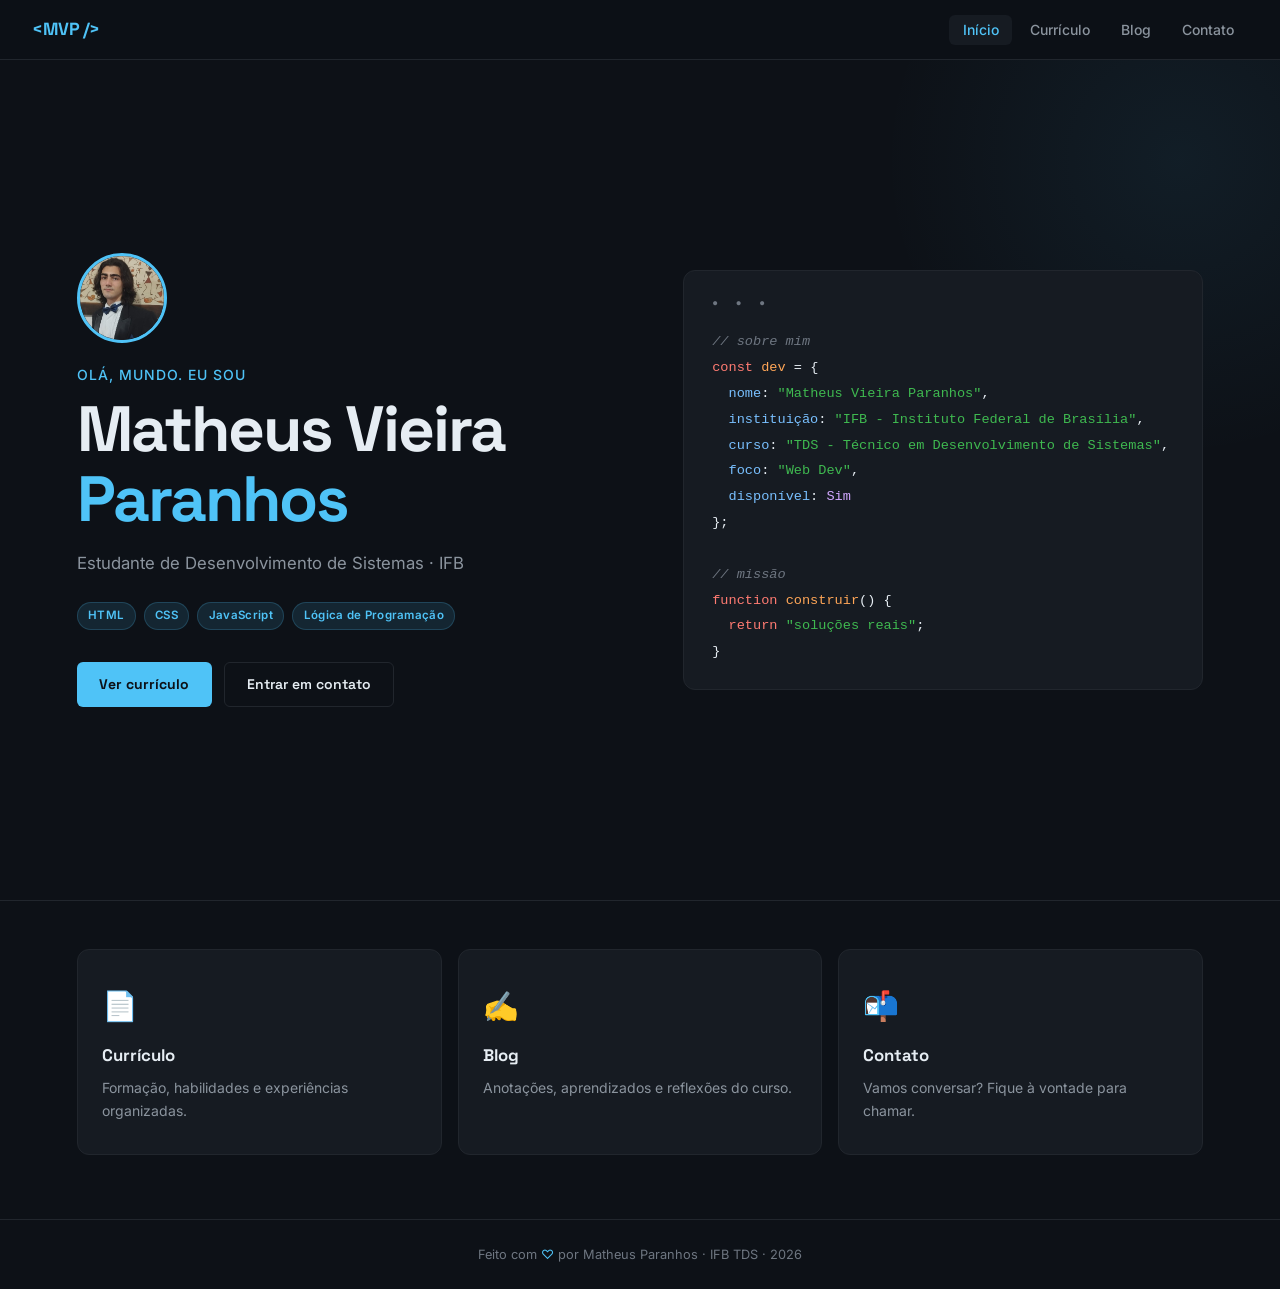
<file: index.html>
<!DOCTYPE html>
<html lang="pt-BR">
<head>
  <meta charset="UTF-8">
  <meta name="viewport" content="width=device-width, initial-scale=1.0">
  <title>Matheus Paranhos — Dev</title>
  <link rel="preconnect" href="https://fonts.googleapis.com">
  <link href="https://fonts.googleapis.com/css2?family=Space+Grotesk:wght@400;600;700&family=Inter:wght@300;400;500&display=swap" rel="stylesheet">
  <link rel="stylesheet" href="assets/css/estilo.css">
</head>
<body>

  <nav class="navbar">
    <span class="nav-logo">&lt;MVP /&gt;</span>
    <ul class="nav-links">
      <li><a href="index.html" class="active">Início</a></li>
      <li><a href="curriculo.html">Currículo</a></li>
      <li><a href="blog.html">Blog</a></li>
      <li><a href="contato.html">Contato</a></li>
    </ul>
    <button class="nav-toggle" onclick="toggleMenu()">☰</button>
  </nav>

  <section class="hero">
    <div class="hero-content">
      <div class="hero-photo-wrap">
        <img
          src="assets/imagens/foto_de_perfil_01.jpeg"
          alt="Foto de perfil de Matheus Paranhos"
          class="hero-photo"
          onerror="this.style.display='none'; document.getElementById('hero-initials').style.display='flex';"
        >
        <div id="hero-initials" class="hero-initials" style="display:none">MP</div>
      </div>
      <p class="hero-eyebrow">Olá, mundo. Eu sou</p>
      <h1 class="hero-name">Matheus Vieira<br><span class="accent">Paranhos</span></h1>
      <p class="hero-sub">Estudante de Desenvolvimento de Sistemas · IFB</p>
      <div class="hero-tags">
        <span class="tag">HTML</span>
        <span class="tag">CSS</span>
        <span class="tag">JavaScript</span>
        <span class="tag">Lógica de Programação</span>
      </div>
      <div class="hero-ctas">
        <a href="curriculo.html" class="btn-primary">Ver currículo</a>
        <a href="contato.html" class="btn-ghost">Entrar em contato</a>
      </div>
    </div>
    <div class="hero-code">
      <div class="code-card">
        <span class="code-comment">// sobre mim</span><br>
        <span class="code-kw">const</span> <span class="code-var">dev</span> = {<br>
        &nbsp;&nbsp;<span class="code-key">nome</span>: <span class="code-str">"Matheus Vieira Paranhos"</span>,<br>
        &nbsp;&nbsp;<span class="code-key">instituição</span>: <span class="code-str">"IFB - Instituto Federal de Brasília"</span>,<br>
        &nbsp;&nbsp;<span class="code-key">curso</span>: <span class="code-str">"TDS - Técnico em Desenvolvimento de Sistemas"</span>,<br>
        &nbsp;&nbsp;<span class="code-key">foco</span>: <span class="code-str">"Web Dev"</span>,<br>
        &nbsp;&nbsp;<span class="code-key">disponível</span>: <span class="code-bool">Sim</span><br>
        };<br><br>
        <span class="code-comment">// missão</span><br>
        <span class="code-kw">function</span> <span class="code-fn">construir</span>() {<br>
        &nbsp;&nbsp;<span class="code-kw">return</span> <span class="code-str">"soluções reais"</span>;<br>
        }
      </div>
    </div>
  </section>

  <section class="cards-section">
    <div class="card" onclick="location.href='curriculo.html'">
      <div class="card-icon">📄</div>
      <h3>Currículo</h3>
      <p>Formação, habilidades e experiências organizadas.</p>
    </div>
    <div class="card" onclick="location.href='blog.html'">
      <div class="card-icon">✍️</div>
      <h3>Blog</h3>
      <p>Anotações, aprendizados e reflexões do curso.</p>
    </div>
    <div class="card" onclick="location.href='contato.html'">
      <div class="card-icon">📬</div>
      <h3>Contato</h3>
      <p>Vamos conversar? Fique à vontade para chamar.</p>
    </div>
  </section>

  <footer class="footer">
    <p>Feito com <span style="color:#4fc3f7">&#9825;</span> por Matheus Paranhos · IFB TDS · 2026</p>
  </footer>

  <script src="assets/js/app.js"></script>
</body>
</html>
</file>
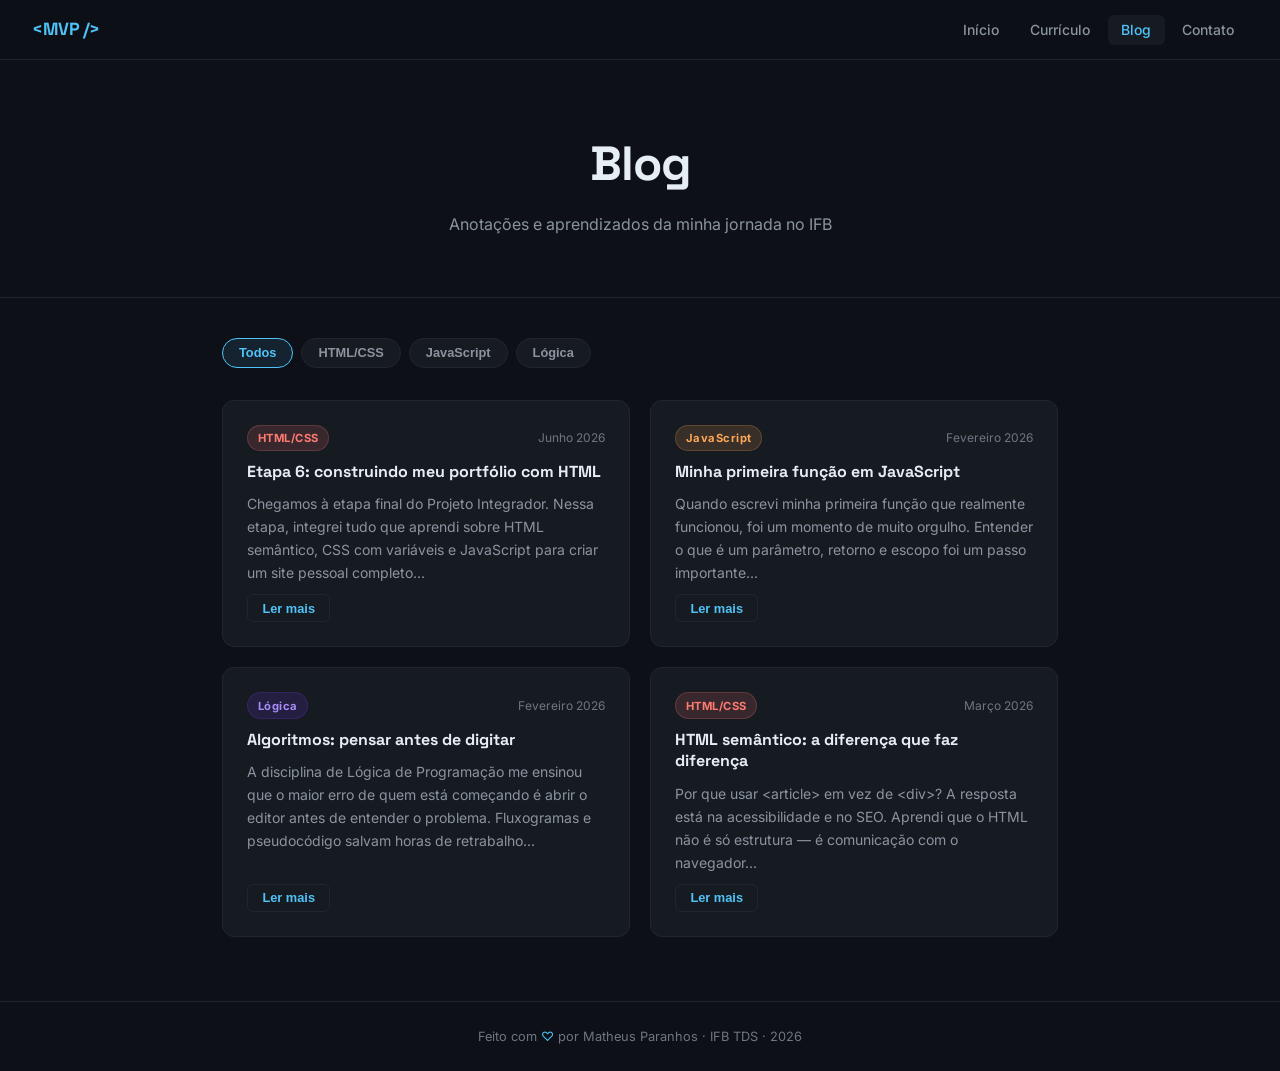
<file: blog.html>
<!DOCTYPE html>
<html lang="pt-BR">
<head>
  <meta charset="UTF-8">
  <meta name="viewport" content="width=device-width, initial-scale=1.0">
  <title>Blog — Matheus Paranhos</title>
  <link rel="preconnect" href="https://fonts.googleapis.com">
  <link href="https://fonts.googleapis.com/css2?family=Space+Grotesk:wght@400;600;700&family=Inter:wght@300;400;500&display=swap" rel="stylesheet">
  <link rel="stylesheet" href="assets/css/estilo.css">
</head>
<body>

  <nav class="navbar">
    <span class="nav-logo">&lt;MVP /&gt;</span>
    <ul class="nav-links">
      <li><a href="index.html">Início</a></li>
      <li><a href="curriculo.html">Currículo</a></li>
      <li><a href="blog.html" class="active">Blog</a></li>
      <li><a href="contato.html">Contato</a></li>
    </ul>
    <button class="nav-toggle" onclick="toggleMenu()">☰</button>
  </nav>

  <div class="page-header">
    <h1>Blog</h1>
    <p>Anotações e aprendizados da minha jornada no IFB</p>
  </div>

  <main class="blog-container">

    <div class="blog-filter">
      <button class="filter-btn active" onclick="filterPosts('all', this)">Todos</button>
      <button class="filter-btn" onclick="filterPosts('html', this)">HTML/CSS</button>
      <button class="filter-btn" onclick="filterPosts('js', this)">JavaScript</button>
      <button class="filter-btn" onclick="filterPosts('logica', this)">Lógica</button>
    </div>

    <div class="blog-grid" id="blogGrid">

      <article class="blog-post reveal" data-category="html">
        <div class="post-meta">
          <span class="post-category html-tag">HTML/CSS</span>
          <span class="post-date">Junho 2026</span>
        </div>
        <h2>Etapa 6: construindo meu portfólio com HTML</h2>
        <p>Chegamos à etapa final do Projeto Integrador. Nessa etapa, integrei tudo que aprendi
        sobre HTML semântico, CSS com variáveis e JavaScript para criar um site pessoal completo...</p>
        <button class="btn-read" onclick="openPost(this)">Ler mais</button>
        <div class="post-full" style="display:none">
          <p>A etapa 6 do Projeto Integrador foi a mais desafiadora e também a mais recompensadora.
          Precisei criar quatro páginas HTML integradas: início, currículo, blog e contato.
          Aprendi como organizar o código com um arquivo CSS e JS compartilhado, o que economiza
          muito trabalho e mantém o visual consistente.</p>
          <p>O maior desafio foi fazer a responsividade funcionar em celulares. Aprendi sobre
          media queries e como o CSS muda o comportamento dos elementos em telas pequenas.</p>
        </div>
      </article>

      <article class="blog-post reveal" data-category="js">
        <div class="post-meta">
          <span class="post-category js-tag">JavaScript</span>
          <span class="post-date">Fevereiro 2026</span>
        </div>
        <h2>Minha primeira função em JavaScript</h2>
        <p>Quando escrevi minha primeira função que realmente funcionou, foi um momento de muito
        orgulho. Entender o que é um parâmetro, retorno e escopo foi um passo importante...</p>
        <button class="btn-read" onclick="openPost(this)">Ler mais</button>
        <div class="post-full" style="display:none">
          <p>Lógica de Programação I me ensinou que programar não é só escrever código —
          é pensar de forma estruturada antes mesmo de abrir o editor. A função é a menor
          unidade de organização do código, e entendê-la mudou a forma como vejo problemas.</p>
          <p>Dica que aprendi: antes de programar, escreva em português o que a função precisa
          fazer. Parece simples, mas evita muita confusão.</p>
        </div>
      </article>

      <article class="blog-post reveal" data-category="logica">
        <div class="post-meta">
          <span class="post-category logica-tag">Lógica</span>
          <span class="post-date">Fevereiro 2026</span>
        </div>
        <h2>Algoritmos: pensar antes de digitar</h2>
        <p>A disciplina de Lógica de Programação me ensinou que o maior erro de quem está
        começando é abrir o editor antes de entender o problema. Fluxogramas e pseudocódigo
        salvam horas de retrabalho...</p>
        <button class="btn-read" onclick="openPost(this)">Ler mais</button>
        <div class="post-full" style="display:none">
          <p>Fluxograma não é coisa antiga ou inútil. É a ferramenta mais honesta que existe
          para visualizar a lógica antes de traduzir para qualquer linguagem. Erros de lógica
          são muito mais baratos de corrigir no papel do que no código.</p>
          <p>Na aula de Introdução à Informática, descobri como computadores funcionam por baixo
          dos panos — e isso mudou completamente como eu enxergo o que escrevo.</p>
        </div>
      </article>

      <article class="blog-post reveal" data-category="html">
        <div class="post-meta">
          <span class="post-category html-tag">HTML/CSS</span>
          <span class="post-date">Março 2026</span>
        </div>
        <h2>HTML semântico: a diferença que faz diferença</h2>
        <p>Por que usar &lt;article&gt; em vez de &lt;div&gt;? A resposta está na acessibilidade
        e no SEO. Aprendi que o HTML não é só estrutura — é comunicação com o navegador...</p>
        <button class="btn-read" onclick="openPost(this)">Ler mais</button>
        <div class="post-full" style="display:none">
          <p>Tags como header, main, footer, nav, section e article dizem ao navegador o que
          cada parte da página significa. Um leitor de tela para pessoas cegas usa essas
          informações para navegar corretamente.</p>
          <p>Quando aprendi isso, percebi que escrever HTML com divs para tudo é como escrever
          um livro sem capítulos, parágrafos ou títulos. O conteúdo até está lá, mas ninguém
          consegue se orientar.</p>
        </div>
      </article>

    </div>
  </main>

  <footer class="footer">
    <p>Feito com <span style="color:#4fc3f7">&#9825;</span> por Matheus Paranhos · IFB TDS · 2026</p>
  </footer>

  <script src="assets/js/app.js"></script>
</body>
</html>
</file>
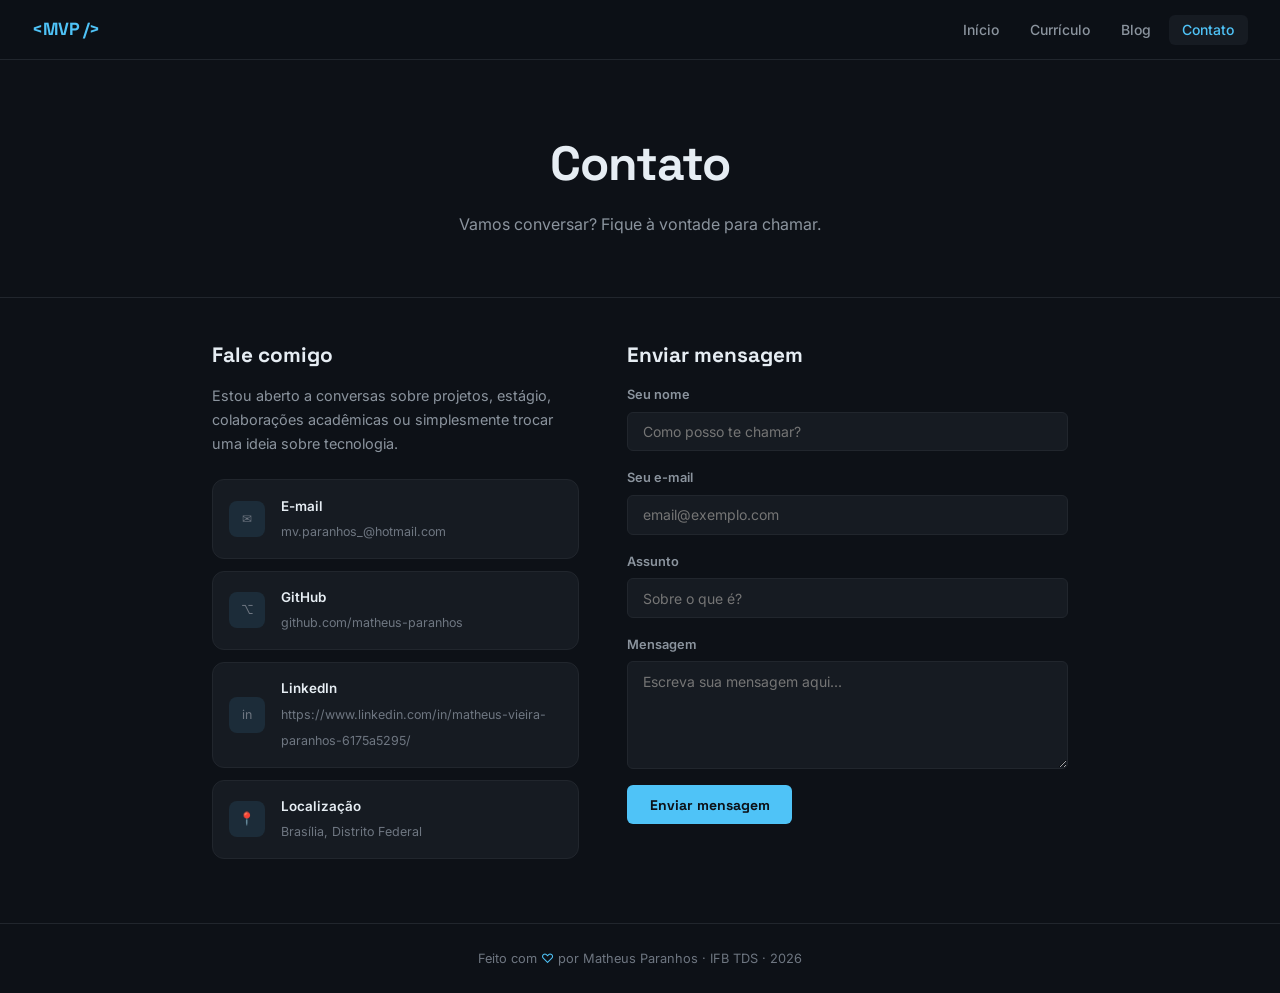
<file: contato.html>
<!DOCTYPE html>
<html lang="pt-BR">
<head>
  <meta charset="UTF-8">
  <meta name="viewport" content="width=device-width, initial-scale=1.0">
  <title>Contato — Matheus Paranhos</title>
  <link rel="preconnect" href="https://fonts.googleapis.com">
  <link href="https://fonts.googleapis.com/css2?family=Space+Grotesk:wght@400;600;700&family=Inter:wght@300;400;500&display=swap" rel="stylesheet">
  <link rel="stylesheet" href="assets/css/estilo.css">
</head>
<body>

  <nav class="navbar">
    <span class="nav-logo">&lt;MVP /&gt;</span>
    <ul class="nav-links">
      <li><a href="index.html">Início</a></li>
      <li><a href="curriculo.html">Currículo</a></li>
      <li><a href="blog.html">Blog</a></li>
      <li><a href="contato.html" class="active">Contato</a></li>
    </ul>
    <button class="nav-toggle" onclick="toggleMenu()">☰</button>
  </nav>

  <div class="page-header">
    <h1>Contato</h1>
    <p>Vamos conversar? Fique à vontade para chamar.</p>
  </div>

  <main class="contact-container">

    <div class="contact-grid">

      <div class="contact-info reveal">
        <h2>Fale comigo</h2>
        <p>Estou aberto a conversas sobre projetos, estágio, colaborações acadêmicas ou simplesmente trocar uma ideia sobre tecnologia.</p>

        <div class="contact-links">
          <a class="contact-link" href="mailto:mv.paranhos_@hotmail.com">
            <span class="contact-icon">✉</span>
            <div>
              <strong>E-mail</strong>
              <span>mv.paranhos_@hotmail.com</span>
            </div>
          </a>
          <a class="contact-link" href="https://github.com/" target="_blank">
            <span class="contact-icon">⌥</span>
            <div>
              <strong>GitHub</strong>
              <span>github.com/matheus-paranhos</span>
            </div>
          </a>
          <a class="contact-link" href="https://linkedin.com" target="_blank">
            <span class="contact-icon">in</span>
            <div>
              <strong>LinkedIn</strong>
              <span>https://www.linkedin.com/in/matheus-vieira-paranhos-6175a5295/</span>
            </div>
          </a>
          <div class="contact-link">
            <span class="contact-icon">📍</span>
            <div>
              <strong>Localização</strong>
              <span>Brasília, Distrito Federal</span>
            </div>
          </div>
        </div>
      </div>

      <div class="contact-form reveal">
        <h2>Enviar mensagem</h2>
        <div class="form-group">
          <label for="nome">Seu nome</label>
          <input type="text" id="nome" placeholder="Como posso te chamar?">
        </div>
        <div class="form-group">
          <label for="email">Seu e-mail</label>
          <input type="email" id="email" placeholder="email@exemplo.com">
        </div>
        <div class="form-group">
          <label for="assunto">Assunto</label>
          <input type="text" id="assunto" placeholder="Sobre o que é?">
        </div>
        <div class="form-group">
          <label for="mensagem">Mensagem</label>
          <textarea id="mensagem" rows="5" placeholder="Escreva sua mensagem aqui..."></textarea>
        </div>
        <button class="btn-primary" onclick="enviarMensagem()">Enviar mensagem</button>
        <div id="form-feedback" class="form-feedback" style="display:none"></div>
      </div>

    </div>

  </main>

  <footer class="footer">
    <p>Feito com <span style="color:#4fc3f7">&#9825;</span> por Matheus Paranhos · IFB TDS · 2026</p>
  </footer>

  <script src="assets/js/app.js"></script>
</body>
</html>
</file>
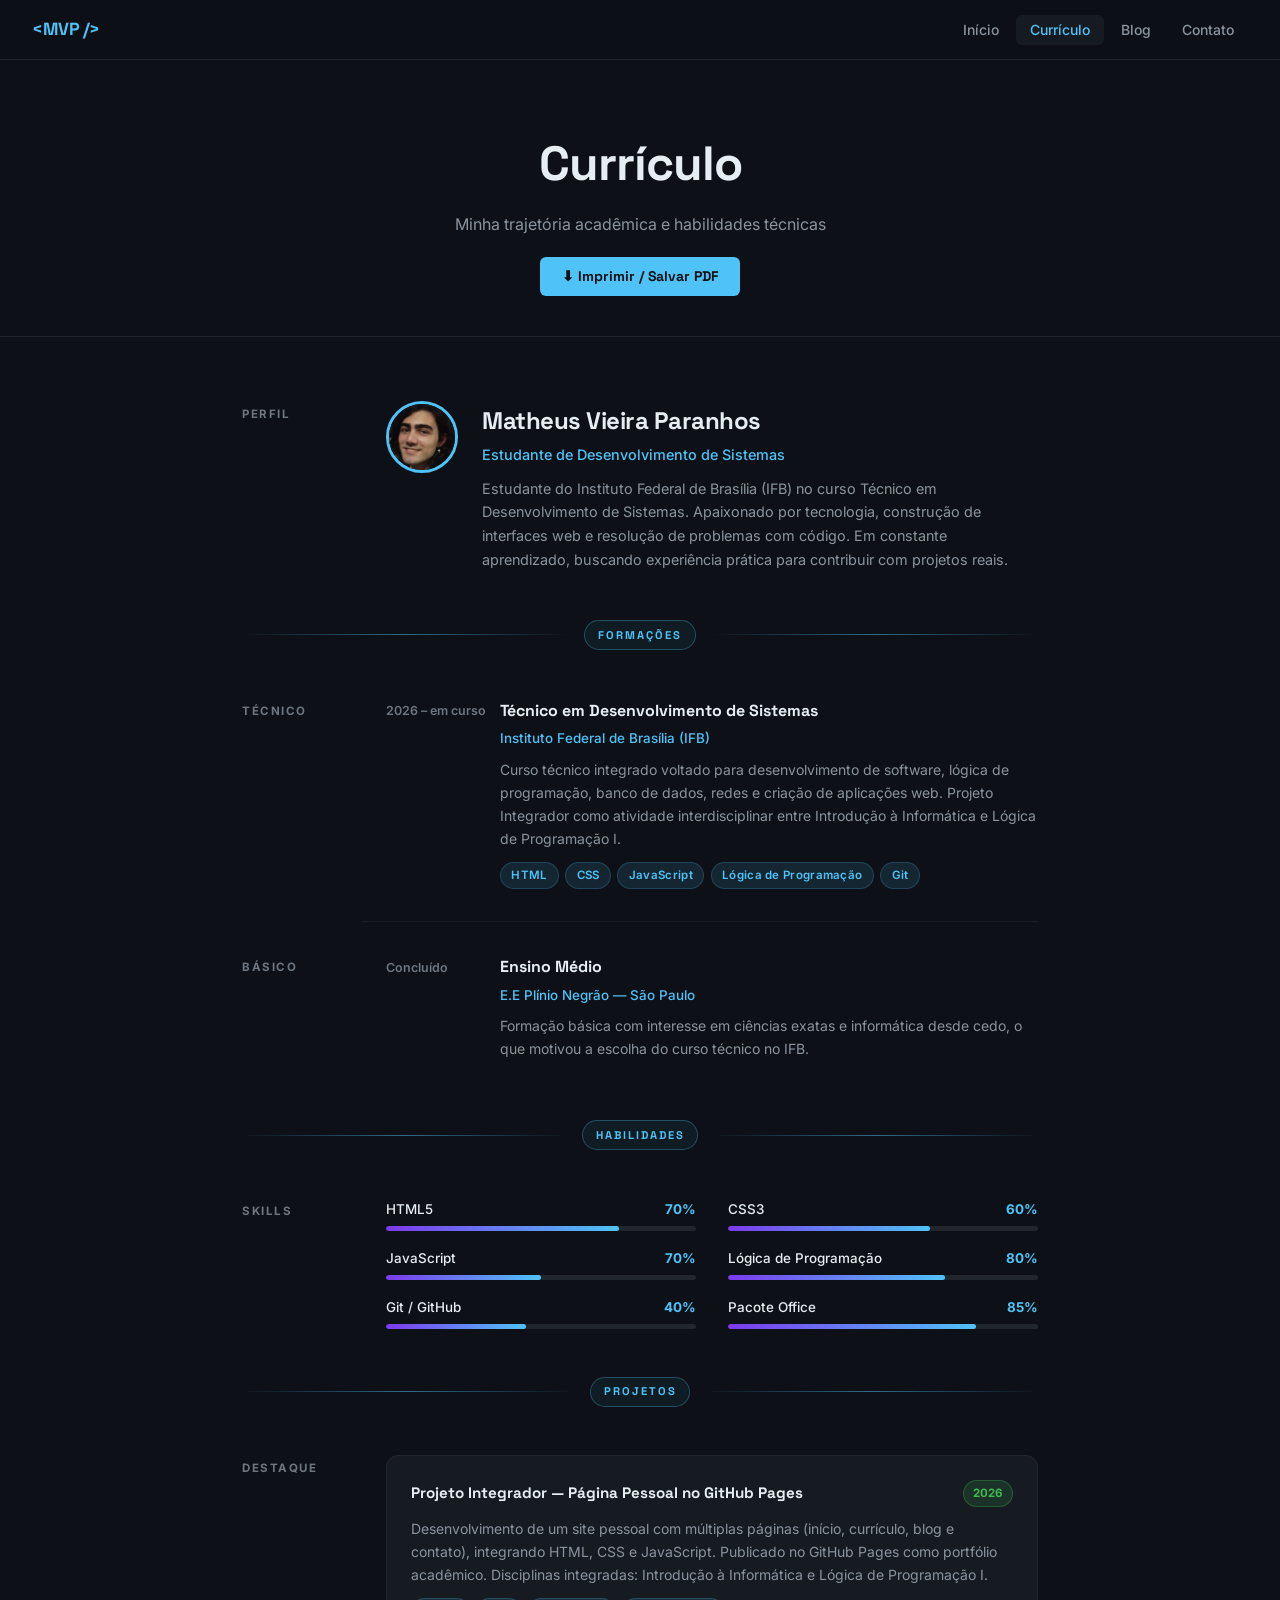
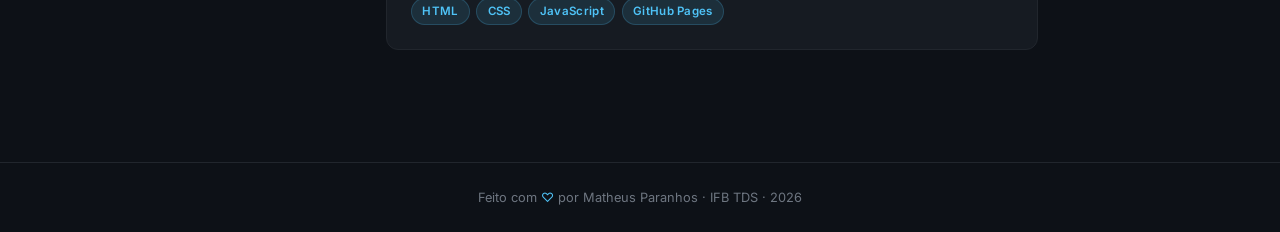
<file: curriculo.html>
<!DOCTYPE html>
<html lang="pt-BR">
<head>
  <meta charset="UTF-8">
  <meta name="viewport" content="width=device-width, initial-scale=1.0">
  <title>Currículo — Matheus Paranhos</title>
  <link rel="preconnect" href="https://fonts.googleapis.com">
  <link href="https://fonts.googleapis.com/css2?family=Space+Grotesk:wght@400;600;700&family=Inter:wght@300;400;500&display=swap" rel="stylesheet">
  <link rel="stylesheet" href="assets/css/estilo.css">
</head>
<body>

  <nav class="navbar">
    <span class="nav-logo">&lt;MVP /&gt;</span>
    <ul class="nav-links">
      <li><a href="index.html">Início</a></li>
      <li><a href="curriculo.html" class="active">Currículo</a></li>
      <li><a href="blog.html">Blog</a></li>
      <li><a href="contato.html">Contato</a></li>
    </ul>
    <button class="nav-toggle" onclick="toggleMenu()">☰</button>
  </nav>

  <div class="page-header">
    <h1>Currículo</h1>
    <p>Minha trajetória acadêmica e habilidades técnicas</p>
    <button class="btn-primary" onclick="window.print()">⬇ Imprimir / Salvar PDF</button>
  </div>

  <main class="cv-container">

    <!-- PERFIL -->
    <section class="cv-section reveal">
      <div class="cv-section-label">Perfil</div>
      <div class="cv-content">
        <div class="profile-row">
           <div class="cv-photo-wrap">
            <img
              src="assets/imagens/foto_de_perfil_02.jpeg"
              alt="Foto de perfil de Matheus Paranhos"
              class="cv-photo"
              onerror="this.style.display='none'; document.getElementById('cv-initials').style.display='flex';"
            >
            <div id="cv-initials" class="profile-avatar" style="display:none">MP</div>
           </div>
          <div>
            <h2 class="cv-name">Matheus Vieira Paranhos</h2>
            <p class="cv-title">Estudante de Desenvolvimento de Sistemas</p>
            <p class="cv-desc">
              Estudante do Instituto Federal de Brasília (IFB) no curso Técnico em Desenvolvimento de Sistemas.
              Apaixonado por tecnologia, construção de interfaces web e resolução de problemas com código.
              Em constante aprendizado, buscando experiência prática para contribuir com projetos reais.
            </p>
          </div>
        </div>
      </div>
    </section>

    <!-- DIVISÓRIA ANIMADA DE FORMAÇÕES -->
    <div class="section-divider">
      <div class="divider-line"></div>
      <span class="divider-label">Formações</span>
      <div class="divider-line"></div>
    </div>

    <!-- FORMAÇÃO TÉCNICA -->
    <section class="cv-section reveal">
      <div class="cv-section-label">Técnico</div>
      <div class="cv-content">
        <div class="edu-item">
          <div class="edu-period">2026 – em curso</div>
          <div class="edu-body">
            <h3>Técnico em Desenvolvimento de Sistemas</h3>
            <p class="edu-inst">Instituto Federal de Brasília (IFB)</p>
            <p class="edu-desc">
              Curso técnico integrado voltado para desenvolvimento de software, lógica de programação,
              banco de dados, redes e criação de aplicações web. Projeto Integrador como atividade
              interdisciplinar entre Introdução à Informática e Lógica de Programação I.
            </p>
            <div class="edu-tags">
              <span class="tag">HTML</span>
              <span class="tag">CSS</span>
              <span class="tag">JavaScript</span>
              <span class="tag">Lógica de Programação</span>
              <span class="tag">Git</span>
            </div>
          </div>
        </div>
      </div>
    </section>

    <!-- DIVISÓRIA INTERNA -->
    <div class="inner-divider"></div>

    <!-- FORMAÇÃO BÁSICA -->
    <section class="cv-section reveal">
      <div class="cv-section-label">Básico</div>
      <div class="cv-content">
        <div class="edu-item">
          <div class="edu-period">Concluído</div>
          <div class="edu-body">
            <h3>Ensino Médio</h3>
            <p class="edu-inst">E.E Plínio Negrão — São Paulo</p>
            <p class="edu-desc">
              Formação básica com interesse em ciências exatas e informática desde cedo,
              o que motivou a escolha do curso técnico no IFB.
            </p>
          </div>
        </div>
      </div>
    </section>

    <!-- FIM DAS FORMAÇÕES -->
    <div class="section-divider">
      <div class="divider-line"></div>
      <span class="divider-label">Habilidades</span>
      <div class="divider-line"></div>
    </div>

    <!-- HABILIDADES -->
    <section class="cv-section reveal">
      <div class="cv-section-label">Skills</div>
      <div class="cv-content">
        <div class="skills-grid">
          <div class="skill-item">
            <div class="skill-header">
              <span>HTML5</span><span class="skill-pct">70%</span>
            </div>
            <div class="skill-bar"><div class="skill-fill" data-width="75"></div></div>
          </div>
          <div class="skill-item">
            <div class="skill-header">
              <span>CSS3</span><span class="skill-pct">60%</span>
            </div>
            <div class="skill-bar"><div class="skill-fill" data-width="65"></div></div>
          </div>
          <div class="skill-item">
            <div class="skill-header">
              <span>JavaScript</span><span class="skill-pct">70%</span>
            </div>
            <div class="skill-bar"><div class="skill-fill" data-width="50"></div></div>
          </div>
          <div class="skill-item">
            <div class="skill-header">
              <span>Lógica de Programação</span><span class="skill-pct">80%</span>
            </div>
            <div class="skill-bar"><div class="skill-fill" data-width="70"></div></div>
          </div>
          <div class="skill-item">
            <div class="skill-header">
              <span>Git / GitHub</span><span class="skill-pct">40%</span>
            </div>
            <div class="skill-bar"><div class="skill-fill" data-width="45"></div></div>
          </div>
          <div class="skill-item">
            <div class="skill-header">
              <span>Pacote Office</span><span class="skill-pct">85%</span>
            </div>
            <div class="skill-bar"><div class="skill-fill" data-width="80"></div></div>
          </div>
        </div>
      </div>
    </section>

    <!-- PROJETO DESTAQUE -->
    <div class="section-divider">
      <div class="divider-line"></div>
      <span class="divider-label">Projetos</span>
      <div class="divider-line"></div>
    </div>

    <section class="cv-section reveal">
      <div class="cv-section-label">Destaque</div>
      <div class="cv-content">
        <div class="project-card">
          <div class="project-header">
            <h3>Projeto Integrador — Página Pessoal no GitHub Pages</h3>
            <span class="project-badge">2026</span>
          </div>
          <p>
            Desenvolvimento de um site pessoal com múltiplas páginas (início, currículo, blog e contato),
            integrando HTML, CSS e JavaScript. Publicado no GitHub Pages como portfólio acadêmico.
            Disciplinas integradas: Introdução à Informática e Lógica de Programação I.
          </p>
          <div class="edu-tags">
            <span class="tag">HTML</span>
            <span class="tag">CSS</span>
            <span class="tag">JavaScript</span>
            <span class="tag">GitHub Pages</span>
          </div>
        </div>
      </div>
    </section>

  </main>

  <footer class="footer">
    <p>Feito com <span style="color:#4fc3f7">&#9825;</span> por Matheus Paranhos · IFB TDS · 2026</p>
  </footer>

  <script src="assets/js/app.js"></script>
</body>
</html>
</file>
<file: assets/css/estilo.css>
/* =========================================
   DESIGN SYSTEM — Matheus Paranhos · IFB
   ========================================= */

:root {
  --bg:        #0d1117;
  --bg-card:   #161b22;
  --bg-hover:  #1c2230;
  --border:    #21262d;
  --accent:    #4fc3f7;
  --accent2:   #7c3aed;
  --green:     #3fb950;
  --text:      #e6edf3;
  --text-muted:#8b949e;
  --text-dim:  #6e7681;
  --danger:    #f85149;

  --font-display: 'Space Grotesk', sans-serif;
  --font-body:    'Inter', sans-serif;

  --radius:    12px;
  --radius-sm: 6px;
  --transition: 0.25s ease;
}

/* ── Reset ── */
*, *::before, *::after { box-sizing: border-box; margin: 0; padding: 0; }

html { scroll-behavior: smooth; }

body {
  font-family: var(--font-body);
  background: var(--bg);
  color: var(--text);
  line-height: 1.65;
  min-height: 100vh;
}

a { text-decoration: none; color: inherit; }
ul { list-style: none; }
img { max-width: 100%; display: block; }

/* ── Scrollbar ── */
::-webkit-scrollbar { width: 6px; }
::-webkit-scrollbar-track { background: var(--bg); }
::-webkit-scrollbar-thumb { background: var(--border); border-radius: 3px; }

/* =========================================
   NAVBAR
   ========================================= */
.navbar {
  position: sticky;
  top: 0;
  z-index: 100;
  display: flex;
  align-items: center;
  justify-content: space-between;
  padding: 0 2rem;
  height: 60px;
  background: rgba(13,17,23,0.85);
  backdrop-filter: blur(12px);
  border-bottom: 1px solid var(--border);
}

.nav-logo {
  font-family: var(--font-display);
  font-weight: 700;
  font-size: 1.1rem;
  color: var(--accent);
  letter-spacing: -0.5px;
}

.nav-links {
  display: flex;
  gap: 0.25rem;
}

.nav-links a {
  font-size: 0.875rem;
  font-weight: 500;
  padding: 0.4rem 0.85rem;
  border-radius: var(--radius-sm);
  color: var(--text-muted);
  transition: color var(--transition), background var(--transition);
}

.nav-links a:hover,
.nav-links a.active {
  color: var(--text);
  background: var(--bg-card);
}

.nav-links a.active {
  color: var(--accent);
}

.nav-toggle {
  display: none;
  background: none;
  border: none;
  color: var(--text);
  font-size: 1.4rem;
  cursor: pointer;
}

/* =========================================
   BUTTONS
   ========================================= */
.btn-primary {
  display: inline-flex;
  align-items: center;
  gap: 0.4rem;
  background: var(--accent);
  color: #0d1117;
  font-family: var(--font-display);
  font-weight: 700;
  font-size: 0.875rem;
  padding: 0.65rem 1.4rem;
  border-radius: var(--radius-sm);
  border: none;
  cursor: pointer;
  transition: opacity var(--transition), transform var(--transition);
}

.btn-primary:hover { opacity: 0.88; transform: translateY(-1px); }

.btn-ghost {
  display: inline-flex;
  align-items: center;
  gap: 0.4rem;
  background: transparent;
  color: var(--text);
  font-family: var(--font-display);
  font-weight: 600;
  font-size: 0.875rem;
  padding: 0.65rem 1.4rem;
  border-radius: var(--radius-sm);
  border: 1px solid var(--border);
  cursor: pointer;
  transition: border-color var(--transition), color var(--transition);
}

.btn-ghost:hover { border-color: var(--accent); color: var(--accent); }

/* =========================================
   TAGS / BADGES
   ========================================= */
.tag {
  display: inline-block;
  font-size: 0.72rem;
  font-weight: 600;
  padding: 0.2rem 0.65rem;
  border-radius: 99px;
  background: rgba(79,195,247,0.12);
  color: var(--accent);
  border: 1px solid rgba(79,195,247,0.2);
  letter-spacing: 0.3px;
}

/* =========================================
   PAGE HEADER (páginas internas)
   ========================================= */
.page-header {
  text-align: center;
  padding: 4rem 2rem 2.5rem;
  border-bottom: 1px solid var(--border);
}

.page-header h1 {
  font-family: var(--font-display);
  font-size: clamp(2rem, 5vw, 3rem);
  font-weight: 700;
  letter-spacing: -1px;
  margin-bottom: 0.5rem;
}

.page-header p {
  color: var(--text-muted);
  font-size: 1rem;
  margin-bottom: 1.2rem;
}

/* =========================================
   HERO — index.html
   ========================================= */
.hero {
  min-height: calc(100vh - 60px);
  display: grid;
  grid-template-columns: 1fr 1fr;
  align-items: center;
  gap: 3rem;
  padding: 4rem 6vw;
  position: relative;
  overflow: hidden;
}

.hero::before {
  content: '';
  position: absolute;
  top: -200px;
  right: -200px;
  width: 600px;
  height: 600px;
  background: radial-gradient(circle, rgba(79,195,247,0.07) 0%, transparent 70%);
  pointer-events: none;
}
.hero-photo-wrap {
  width: 90px;
  height: 90px;
  border-radius: 50%;
  border: 3px solid var(--accent);
  overflow: hidden;
  margin-bottom: 1.25rem;
  background: var(--bg-card);
  position: relative;
}
.hero-photo {
  width: 100%;
  height: 150%;
  object-fit: cover;
  display: block;
}
.hero-initials {
  width: 100%;
  height: 100%;
  align-items: center;
  justify-content: center;
  font-family: var(--font-display);
  font-weight: 700;
  font-size: 1.6rem;
  color: var(--accent);
  background: var(--bg-card);
}
.hero-eyebrow {
  font-size: 0.875rem;
  font-weight: 500;
  color: var(--accent);
  letter-spacing: 1px;
  text-transform: uppercase;
  margin-bottom: 0.5rem;
}

.hero-name {
  font-family: var(--font-display);
  font-size: clamp(2.5rem, 5vw, 4rem);
  font-weight: 700;
  line-height: 1.1;
  letter-spacing: -2px;
  margin-bottom: 1rem;
}

.accent { color: var(--accent); }

.hero-sub {
  color: var(--text-muted);
  font-size: 1.05rem;
  margin-bottom: 1.5rem;
}

.hero-tags { display: flex; flex-wrap: wrap; gap: 0.5rem; margin-bottom: 2rem; }

.hero-ctas { display: flex; gap: 0.75rem; flex-wrap: wrap; }

/* Code card */
.hero-code {
  display: flex;
  justify-content: end;
}

.code-card {
  background: var(--bg-card);
  border: 1px solid var(--border);
  border-radius: var(--radius);
  padding: 1.5rem 1.75rem;
  font-family: 'Courier New', monospace;
  font-size: 0.85rem;
  line-height: 1.9;
  width: 100%;
  max-width: 520px;
  position: relative;
  overflow: hidden;
}

.code-card::before {
  content: '● ● ●';
  display: block;
  color: var(--text-dim);
  letter-spacing: 6px;
  font-size: 0.6rem;
  margin-bottom: 1rem;
}

.code-comment { color: var(--text-dim); font-style: italic; }
.code-kw      { color: #ff7b72; }
.code-var     { color: #ffa657; }
.code-key     { color: #79c0ff; }
.code-str     { color: var(--green); }
.code-bool    { color: #d2a8ff; }
.code-fn      { color: #ffa657; }

/* Cards section */
.cards-section {
  display: grid;
  grid-template-columns: repeat(3, 1fr);
  gap: 1rem;
  padding: 3rem 6vw 4rem;
  border-top: 1px solid var(--border);
}

.card {
  background: var(--bg-card);
  border: 1px solid var(--border);
  border-radius: var(--radius);
  padding: 2rem 1.5rem;
  cursor: pointer;
  transition: border-color var(--transition), transform var(--transition), background var(--transition);
}

.card:hover {
  border-color: var(--accent);
  background: var(--bg-hover);
  transform: translateY(-3px);
}

.card-icon { font-size: 1.8rem; margin-bottom: 0.75rem; }
.card h3 {
  font-family: var(--font-display);
  font-size: 1.05rem;
  font-weight: 700;
  margin-bottom: 0.4rem;
}
.card p { font-size: 0.875rem; color: var(--text-muted); }

/* =========================================
   CURRÍCULO — curriculo.html
   ========================================= */

/* Foto de perfil */
.cv-photo-wrap {
      width: 72px;
      height: 72px;
      border-radius: 50%;
      border: 3px solid var(--accent);
      overflow: hidden;
      flex-shrink: 0;
      background: var(--bg-card);
      position: relative;
    }
    .cv-photo {
      width: 100%;
      height: 100%;
      object-fit: cover;
      display: block;
    }
    /* fallback: reutiliza .profile-avatar já existente no CSS */
    .cv-photo-wrap .profile-avatar {
      width: 100%;
      height: 100%;
      border-radius: 0;
      border: none;
    }

/* CV layout */
.cv-container {
  max-width: 860px;
  margin: 0 auto;
  padding: 2rem 2rem 4rem;
}

.cv-section {
  display: grid;
  grid-template-columns: 120px 1fr;
  gap: 1.5rem;
  padding: 2rem 0;
}

.cv-section-label {
  font-size: 0.72rem;
  font-weight: 700;
  letter-spacing: 1.5px;
  text-transform: uppercase;
  color: var(--text-dim);
  padding-top: 0.25rem;
}

.profile-row {
  display: flex;
  gap: 1.5rem;
  align-items: flex-start;
}

.profile-avatar {
  width: 56px;
  height: 56px;
  border-radius: 50%;
  background: linear-gradient(135deg, var(--accent), var(--accent2));
  display: flex;
  align-items: center;
  justify-content: center;
  font-family: var(--font-display);
  font-weight: 700;
  font-size: 1rem;
  color: #fff;
  flex-shrink: 0;
}

.cv-name {
  font-family: var(--font-display);
  font-size: 1.5rem;
  font-weight: 700;
  letter-spacing: -0.5px;
  margin-bottom: 0.2rem;
}

.cv-title {
  color: var(--accent);
  font-size: 0.9rem;
  font-weight: 500;
  margin-bottom: 0.6rem;
}

.cv-desc { color: var(--text-muted); font-size: 0.9rem; }

/* Divisória de formações — assinatura do design */
.section-divider {
  display: flex;
  align-items: center;
  gap: 1rem;
  padding: 0.5rem 0;
  margin: 0.5rem 0;
}

.divider-line {
  flex: 1;
  height: 1px;
  background: linear-gradient(90deg, transparent, var(--accent), transparent);
  opacity: 0.5;
}

.divider-label {
  font-family: var(--font-display);
  font-size: 0.7rem;
  font-weight: 700;
  letter-spacing: 2px;
  text-transform: uppercase;
  color: var(--accent);
  white-space: nowrap;
  padding: 0.3rem 0.8rem;
  border: 1px solid rgba(79,195,247,0.3);
  border-radius: 99px;
  background: rgba(79,195,247,0.06);
}

/* Divisória interna entre formações */
.inner-divider {
  margin: 0 0 0 120px;
  height: 1px;
  background: var(--border);
  opacity: 0.6;
}

/* Educação */
.edu-item {
  display: flex;
  gap: 1.5rem;
}

.edu-period {
  font-size: 0.78rem;
  font-weight: 600;
  color: var(--text-dim);
  white-space: nowrap;
  padding-top: 0.2rem;
  min-width: 90px;
}

.edu-body h3 {
  font-family: var(--font-display);
  font-size: 1rem;
  font-weight: 700;
  margin-bottom: 0.2rem;
}

.edu-inst {
  color: var(--accent);
  font-size: 0.84rem;
  font-weight: 500;
  margin-bottom: 0.5rem;
}

.edu-desc { color: var(--text-muted); font-size: 0.875rem; margin-bottom: 0.75rem; }

.edu-tags { display: flex; flex-wrap: wrap; gap: 0.4rem; }

/* Habilidades */
.skills-grid {
  display: grid;
  grid-template-columns: 1fr 1fr;
  gap: 1rem 2rem;
}
.skill-header {
  display: flex;
  justify-content: space-between;
  font-size: 0.84rem;
  font-weight: 500;
  margin-bottom: 0.35rem;
}

.skill-pct { color: var(--accent); font-weight: 700; }

.skill-bar {
  height: 5px;
  background: var(--border);
  border-radius: 99px;
  overflow: hidden;
}

.skill-fill {
  height: 100%;
  background: linear-gradient(90deg, var(--accent2), var(--accent));
  border-radius: 99px;
  width: 0%;
  transition: width 1s ease;
}

/* Projetos */
.project-card {
  background: var(--bg-card);
  border: 1px solid var(--border);
  border-radius: var(--radius);
  padding: 1.5rem;
  transition: border-color var(--transition);
  margin-bottom: 1rem;
}

.project-card:hover { border-color: var(--accent); }

.project-header {
  display: flex;
  align-items: flex-start;
  justify-content: space-between;
  gap: 1rem;
  margin-bottom: 0.6rem;
}

.project-header h3 {
  font-family: var(--font-display);
  font-size: 0.95rem;
  font-weight: 700;
}

.project-badge {
  font-size: 0.72rem;
  font-weight: 700;
  padding: 0.2rem 0.6rem;
  border-radius: 99px;
  background: rgba(63,185,80,0.15);
  color: var(--green);
  border: 1px solid rgba(63,185,80,0.3);
  white-space: nowrap;
}

.project-card p { color: var(--text-muted); font-size: 0.875rem; margin-bottom: 0.75rem; }

/* Código destaque inline */
.code-preview {
  background: var(--bg);
  border: 1px solid var(--border);
  border-radius: var(--radius-sm);
  padding: 0.75rem 1rem;
  font-family: 'Courier New', monospace;
  font-size: 0.76rem;
  color: var(--text-muted);
  line-height: 1.7;
  margin: 0.75rem 0;
  max-height: 120px;
  overflow-y: auto;
  white-space: pre;
}

/* =========================================
   BLOG — blog.html
   ========================================= */
.blog-container {
  max-width: 900px;
  margin: 0 auto;
  padding: 2.5rem 2rem 4rem;
}

.blog-filter {
  display: flex;
  gap: 0.5rem;
  flex-wrap: wrap;
  margin-bottom: 2rem;
}

.filter-btn {
  font-size: 0.8rem;
  font-weight: 600;
  padding: 0.4rem 1rem;
  border-radius: 99px;
  background: var(--bg-card);
  border: 1px solid var(--border);
  color: var(--text-muted);
  cursor: pointer;
  transition: all var(--transition);
}

.filter-btn:hover,
.filter-btn.active {
  background: rgba(79,195,247,0.1);
  border-color: var(--accent);
  color: var(--accent);
}

.blog-grid {
  display: grid;
  grid-template-columns: 1fr 1fr;
  gap: 1.25rem;
}

.blog-post {
  background: var(--bg-card);
  border: 1px solid var(--border);
  border-radius: var(--radius);
  padding: 1.5rem;
  display: flex;
  flex-direction: column;
  gap: 0.6rem;
  transition: border-color var(--transition), transform var(--transition);
}

.blog-post:hover { border-color: rgba(79,195,247,0.4); transform: translateY(-2px); }

.post-meta { display: flex; align-items: center; justify-content: space-between; }

.post-category {
  font-size: 0.7rem;
  font-weight: 700;
  padding: 0.2rem 0.6rem;
  border-radius: 99px;
  letter-spacing: 0.5px;
}

.html-tag   { background: rgba(255,123,114,0.15); color: #ff7b72; border: 1px solid rgba(255,123,114,0.2); }
.js-tag     { background: rgba(255,166,87,0.15);  color: #ffa657; border: 1px solid rgba(255,166,87,0.2); }
.logica-tag { background: rgba(124,58,237,0.15);  color: #a78bfa; border: 1px solid rgba(124,58,237,0.2); }

.post-date { font-size: 0.75rem; color: var(--text-dim); }

.blog-post h2 {
  font-family: var(--font-display);
  font-size: 1rem;
  font-weight: 700;
  line-height: 1.35;
}

.blog-post p { font-size: 0.875rem; color: var(--text-muted); flex: 1; }

.btn-read {
  align-self: flex-start;
  font-size: 0.8rem;
  font-weight: 600;
  padding: 0.35rem 0.9rem;
  border-radius: var(--radius-sm);
  background: transparent;
  border: 1px solid var(--border);
  color: var(--accent);
  cursor: pointer;
  transition: all var(--transition);
}

.btn-read:hover { background: rgba(79,195,247,0.1); border-color: var(--accent); }

.post-full {
  border-top: 1px solid var(--border);
  padding-top: 0.75rem;
  margin-top: 0.25rem;
  font-size: 0.85rem;
  color: var(--text-muted);
  line-height: 1.7;
}

.post-full p + p { margin-top: 0.6rem; }

/* =========================================
   CONTATO — contato.html
   ========================================= */
.contact-container {
  max-width: 920px;
  margin: 0 auto;
  padding: 2.5rem 2rem 4rem;
}

.contact-grid {
  display: grid;
  grid-template-columns: 1fr 1.2fr;
  gap: 3rem;
  align-items: start;
}

.contact-info h2,
.contact-form h2 {
  font-family: var(--font-display);
  font-size: 1.3rem;
  font-weight: 700;
  margin-bottom: 0.75rem;
}

.contact-info > p { color: var(--text-muted); font-size: 0.9rem; margin-bottom: 1.5rem; }

.contact-links { display: flex; flex-direction: column; gap: 0.75rem; }

.contact-link {
  display: flex;
  align-items: center;
  gap: 1rem;
  padding: 0.9rem 1rem;
  background: var(--bg-card);
  border: 1px solid var(--border);
  border-radius: var(--radius);
  transition: border-color var(--transition), transform var(--transition);
}

.contact-link:hover { border-color: var(--accent); transform: translateX(4px); }

.contact-icon {
  width: 36px;
  height: 36px;
  display: flex;
  align-items: center;
  justify-content: center;
  background: rgba(79,195,247,0.1);
  border-radius: 8px;
  font-size: 1rem;
  color: var(--accent);
  flex-shrink: 0;
}

.contact-link strong { display: block; font-size: 0.84rem; font-weight: 600; }
.contact-link span   { font-size: 0.78rem; color: var(--text-dim); }

/* Form */
.form-group { display: flex; flex-direction: column; gap: 0.4rem; margin-bottom: 1rem; }

.form-group label {
  font-size: 0.8rem;
  font-weight: 600;
  color: var(--text-muted);
}

.form-group input,
.form-group textarea {
  background: var(--bg-card);
  border: 1px solid var(--border);
  border-radius: var(--radius-sm);
  padding: 0.65rem 0.9rem;
  color: var(--text);
  font-family: var(--font-body);
  font-size: 0.875rem;
  transition: border-color var(--transition);
  outline: none;
  resize: vertical;
}

.form-group input:focus,
.form-group textarea:focus { border-color: var(--accent); }

.form-feedback {
  margin-top: 0.75rem;
  font-size: 0.875rem;
  padding: 0.65rem 1rem;
  border-radius: var(--radius-sm);
}

.form-feedback.success { background: rgba(63,185,80,0.1); color: var(--green); border: 1px solid rgba(63,185,80,0.3); }
.form-feedback.error   { background: rgba(248,81,73,0.1);  color: var(--danger); border: 1px solid rgba(248,81,73,0.3); }

/* =========================================
   FOOTER
   ========================================= */
.footer {
  text-align: center;
  padding: 1.5rem;
  border-top: 1px solid var(--border);
  font-size: 0.8rem;
  color: var(--text-dim);
}

/* =========================================
   REVEAL ANIMATION
   ========================================= */
.reveal {
  opacity: 0;
  transform: translateY(18px);
  transition: opacity 0.55s ease, transform 0.55s ease;
}

.reveal.visible {
  opacity: 1;
  transform: translateY(0);
}

/* =========================================
   PRINT
   ========================================= */
@media print {
  .navbar, .btn-primary, .page-header button { display: none; }
  body { background: #fff; color: #000; }
  .cv-section-label { color: #555; }
  .cv-name { color: #000; }
  .accent, .cv-title, .edu-inst { color: #0066aa; }
  .bg-card, .code-preview { background: #f5f5f5; }
}

/* =========================================
   RESPONSIVO
   ========================================= */
@media (max-width: 768px) {
  .nav-links { display: none; flex-direction: column; position: absolute; top: 60px; left: 0; right: 0; background: var(--bg-card); border-bottom: 1px solid var(--border); padding: 1rem; gap: 0.25rem; }
  .nav-links.open { display: flex; }
  .nav-toggle { display: block; }

  .hero { grid-template-columns: 1fr; padding: 3rem 1.5rem; min-height: auto; gap: 2rem; }
  .hero-code { display: none; }

  .cards-section { grid-template-columns: 1fr; padding: 2rem 1.5rem; }

  .cv-section { grid-template-columns: 1fr; gap: 0.5rem; }
  .cv-section-label { font-size: 0.65rem; }
  .inner-divider { margin-left: 0; }
  .skills-grid { grid-template-columns: 1fr; }
  .edu-item { flex-direction: column; gap: 0.25rem; }

  .blog-grid { grid-template-columns: 1fr; }

  .contact-grid { grid-template-columns: 1fr; gap: 2rem; }
}
</file>
